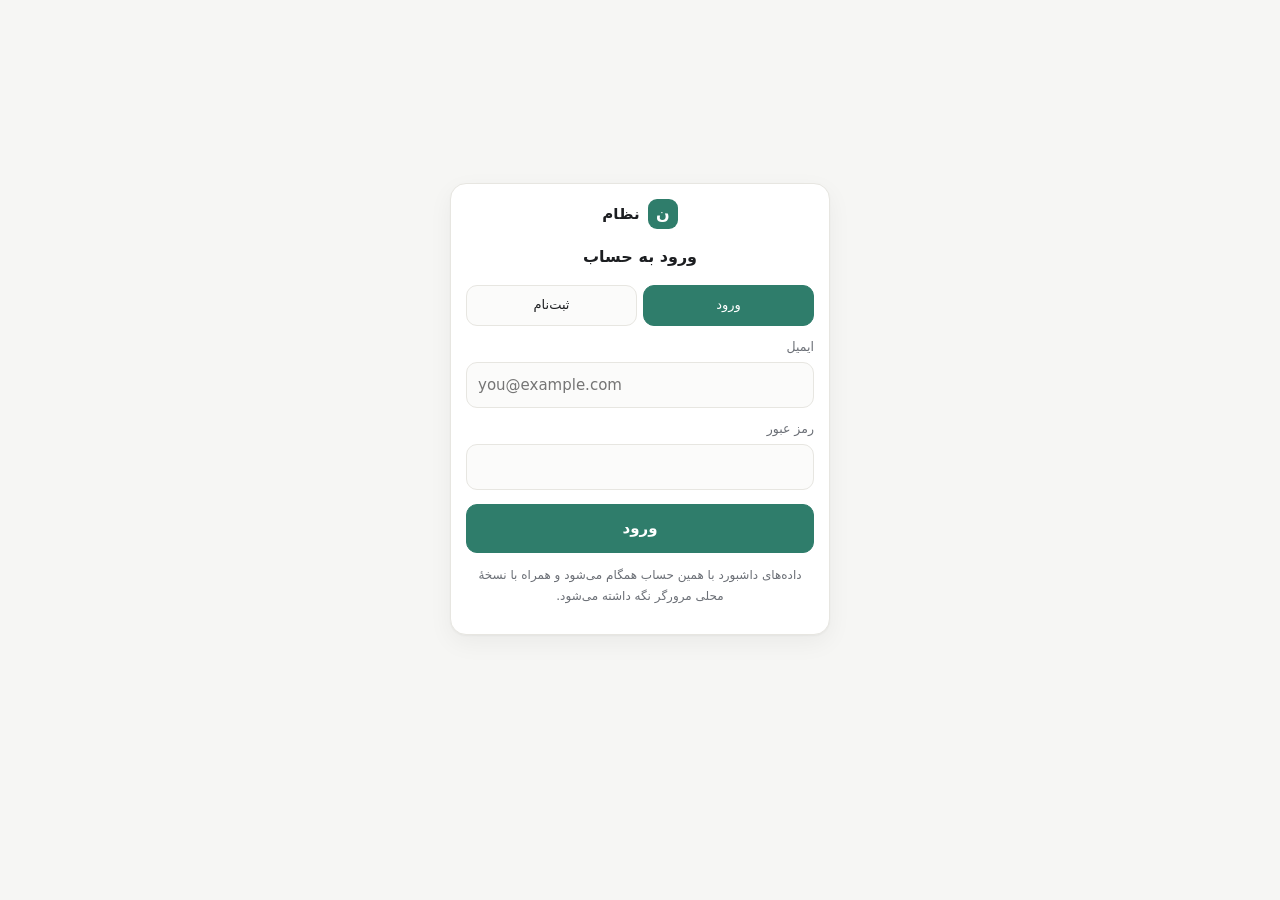
<file: index.html>
<!DOCTYPE html>
<html lang="fa" dir="rtl" data-theme="light">
<head>
  <meta charset="utf-8">
  <meta name="viewport" content="width=device-width, initial-scale=1, viewport-fit=cover">
  <title>نظام — داشبورد زندگی شخصی</title>
  <meta name="description" content="نظام: داشبورد شخصی برای روتین، عادت‌ها و برنامه یک‌ساله. کاملاً محلی و آفلاین.">
  <meta name="theme-color" content="#f7f7f5" media="(prefers-color-scheme: light)">
  <meta name="theme-color" content="#15171a" media="(prefers-color-scheme: dark)">
  <meta name="color-scheme" content="light dark">
  <meta name="mobile-web-app-capable" content="yes">
  <meta name="apple-mobile-web-app-capable" content="yes">
  <meta name="apple-mobile-web-app-status-bar-style" content="default">
  <meta name="apple-mobile-web-app-title" content="نظام">
  <link rel="manifest" href="manifest.webmanifest">
  <link rel="icon" href="icons/favicon.svg" type="image/svg+xml">
  <link rel="apple-touch-icon" href="icons/icon-192.png">
  <link rel="stylesheet" href="css/styles.css">
</head>
<body>
  <header class="topbar">
    <div class="brand">
      <span class="brand-mark" aria-hidden="true">ن</span>
      <span class="brand-name">نظام</span>
    </div>
    <div class="topbar-right">
      <span id="net" class="net" role="status" aria-live="polite"></span>
      <span id="clock" class="clock" aria-hidden="true"></span>
    </div>
  </header>

  <main id="view" class="view" tabindex="-1"></main>

  <nav class="tabbar" id="tabbar" aria-label="ناوبری اصلی">
    <a href="#/today" data-tab="today">
      <svg class="ic" viewBox="0 0 24 24" fill="none" stroke="currentColor" stroke-width="1.8" stroke-linecap="round" stroke-linejoin="round" aria-hidden="true"><circle cx="12" cy="12" r="4"/><path d="M12 2.5v2M12 19.5v2M2.5 12h2M19.5 12h2M5.2 5.2l1.4 1.4M17.4 17.4l1.4 1.4M18.8 5.2l-1.4 1.4M6.6 17.4l-1.4 1.4"/></svg>
      <span>امروز</span>
    </a>
    <a href="#/week" data-tab="week">
      <svg class="ic" viewBox="0 0 24 24" fill="none" stroke="currentColor" stroke-width="1.8" stroke-linecap="round" stroke-linejoin="round" aria-hidden="true"><path d="M4 20V11M9.3 20V5M14.7 20v-7M20 20V8"/></svg>
      <span>هفته</span>
    </a>
    <a href="#/roadmap" data-tab="roadmap">
      <svg class="ic" viewBox="0 0 24 24" fill="none" stroke="currentColor" stroke-width="1.8" stroke-linecap="round" stroke-linejoin="round" aria-hidden="true"><path d="M6 21V3"/><path d="M6 4h10l-2 3.5L16 11H6"/></svg>
      <span>نقشه راه</span>
    </a>
    <a href="#/learn" data-tab="learn">
      <svg class="ic" viewBox="0 0 24 24" fill="none" stroke="currentColor" stroke-width="1.8" stroke-linecap="round" stroke-linejoin="round" aria-hidden="true"><path d="M12 6.5C10 4.8 7 4.4 4 4.6v12.8c3-.2 6 .2 8 1.9 2-1.7 5-2.1 8-1.9V4.6c-3-.2-6 .2-8 1.9z"/><path d="M12 6.5V19.3"/></svg>
      <span>یادگیری</span>
    </a>
    <a href="#/settings" data-tab="settings">
      <svg class="ic" viewBox="0 0 24 24" fill="none" stroke="currentColor" stroke-width="1.8" stroke-linecap="round" stroke-linejoin="round" aria-hidden="true"><circle cx="12" cy="12" r="3"/><path d="M12 2.5v3M12 18.5v3M2.5 12h3M18.5 12h3M5.2 5.2l2.1 2.1M16.7 16.7l2.1 2.1M18.8 5.2l-2.1 2.1M7.3 16.7l-2.1 2.1"/></svg>
      <span>تنظیمات</span>
    </a>
  </nav>

  <div id="toast" class="toast" role="status" aria-live="polite"></div>
  <div id="modal" class="modal" hidden></div>

  <script src="js/jalali.js"></script>
  <script src="js/defaults.js"></script>
  <script src="js/logic.js"></script>
  <script src="js/store.js"></script>
  <script type="module" src="js/supabase.js"></script>
  <script src="js/app.js"></script>
</body>
</html>
</file>
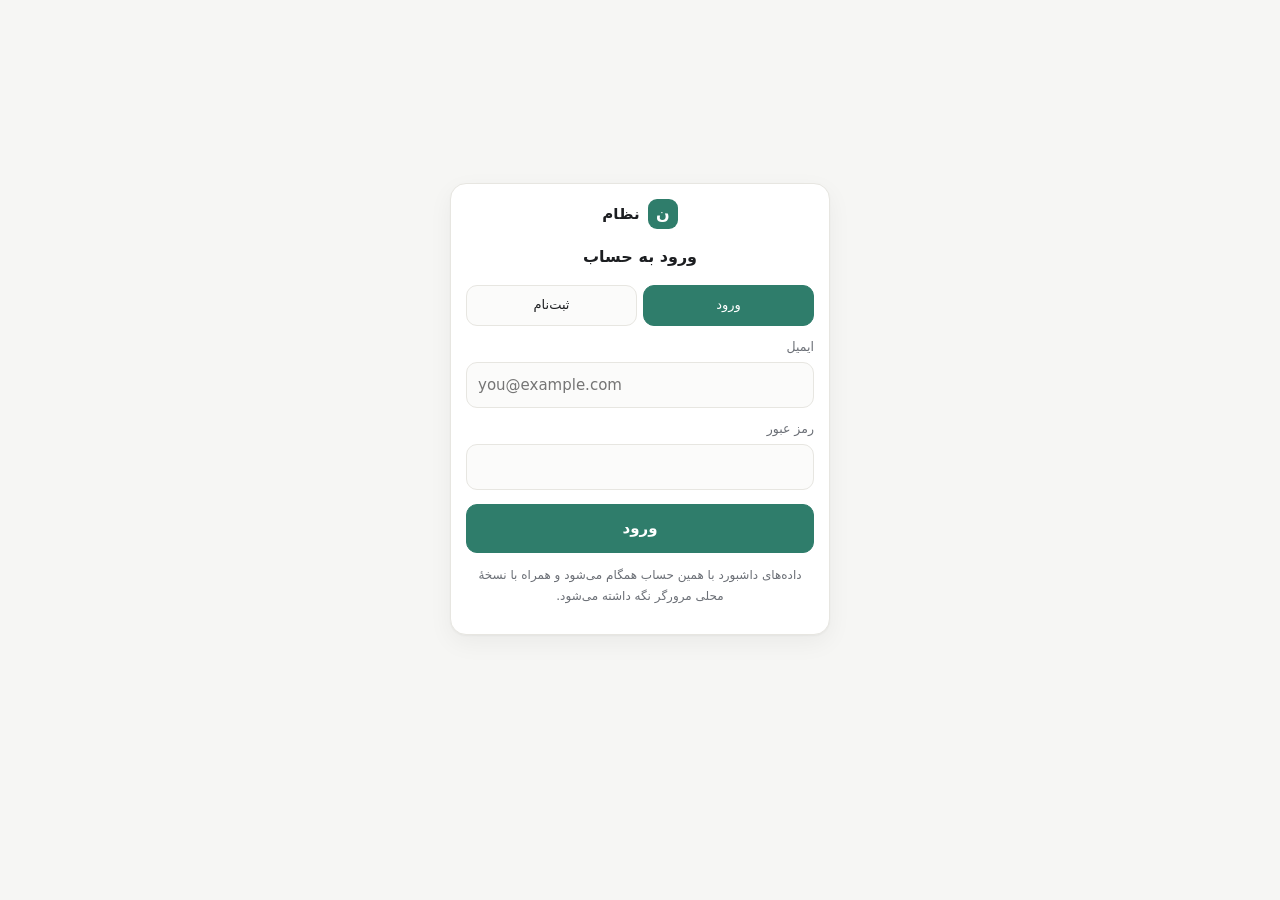
<file: login.html>
<!DOCTYPE html>
<html lang="fa" dir="rtl" data-theme="light">
<head>
  <meta charset="utf-8">
  <meta name="viewport" content="width=device-width, initial-scale=1, viewport-fit=cover">
  <title>ورود — نظام</title>
  <meta name="description" content="ورود به نظام — داشبورد زندگی شخصی">
  <meta name="theme-color" content="#f7f7f5" media="(prefers-color-scheme: light)">
  <meta name="theme-color" content="#15171a" media="(prefers-color-scheme: dark)">
  <meta name="color-scheme" content="light dark">
  <link rel="manifest" href="manifest.webmanifest">
  <link rel="icon" href="icons/favicon.svg" type="image/svg+xml">
  <link rel="stylesheet" href="css/styles.css">
  <style>
    .auth-wrap { min-height: 100vh; display: flex; flex-direction: column; justify-content: center; }
    .auth-card { max-width: 380px; margin: 0 auto; width: 100%; }
    .auth-brand { display: flex; align-items: center; gap: 8px; justify-content: center; margin-bottom: 14px; }
    .auth-title { text-align: center; font-size: 16px; font-weight: 700; margin: 0 0 14px; }
    .auth-error { color: var(--danger); background: var(--warn-soft); border-radius: var(--radius-sm); padding: 8px 10px; font-size: 13px; margin: 0 0 10px; }
    .auth-note { text-align: center; font-size: 12px; margin-top: 12px; }
    .auth-submit { width: 100%; margin-top: 4px; }
  </style>
</head>
<body>
  <main class="view auth-wrap">
    <section class="card auth-card">
      <div class="auth-brand">
        <span class="brand-mark" aria-hidden="true">ن</span>
        <span class="brand-name">نظام</span>
      </div>
      <h1 class="auth-title" id="title">ورود به حساب</h1>

      <div class="segmented" id="tabs" role="tablist" aria-label="ورود یا ثبت‌نام">
        <button class="seg active" type="button" data-mode="signin" aria-selected="true">ورود</button>
        <button class="seg" type="button" data-mode="signup" aria-selected="false">ثبت‌نام</button>
      </div>

      <form id="auth-form" novalidate>
        <p class="auth-error" id="error" hidden></p>
        <label class="field"><span>ایمیل</span>
          <input class="input" type="email" id="email" autocomplete="email" dir="ltr" placeholder="you@example.com">
        </label>
        <label class="field"><span>رمز عبور</span>
          <input class="input" type="password" id="password" autocomplete="current-password" dir="ltr">
        </label>
        <button class="btn auth-submit" type="submit" id="submit-btn">ورود</button>
      </form>

      <p class="muted small auth-note">داده‌های داشبورد با همین حساب همگام می‌شود و همراه با نسخهٔ محلی مرورگر نگه داشته می‌شود.</p>
    </section>
  </main>

  <script type="module">
    import { supabaseClient } from './js/supabase.js';

    var tabs = document.getElementById('tabs');
    var form = document.getElementById('auth-form');
    var emailInput = document.getElementById('email');
    var passwordInput = document.getElementById('password');
    var errorEl = document.getElementById('error');
    var titleEl = document.getElementById('title');
    var submitBtn = document.getElementById('submit-btn');
    var mode = 'signin';

    /* اگر از قبل وارد شده، مستقیم به داشبورد می‌رویم */
    if (window.supabaseSession && window.supabaseSession.user) {
      location.replace('index.html');
    }

    function setError(msg) { errorEl.textContent = msg; errorEl.hidden = false; }
    function clearError() { errorEl.hidden = true; }

    function setMode(m) {
      mode = m;
      clearError();
      Array.prototype.forEach.call(tabs.querySelectorAll('.seg'), function (b) {
        var on = b.dataset.mode === m;
        b.classList.toggle('active', on);
        b.setAttribute('aria-selected', on ? 'true' : 'false');
      });
      titleEl.textContent = m === 'signin' ? 'ورود به حساب' : 'ثبت‌نام';
      submitBtn.textContent = m === 'signin' ? 'ورود' : 'ثبت‌نام';
      passwordInput.autocomplete = m === 'signin' ? 'current-password' : 'new-password';
    }

    tabs.addEventListener('click', function (e) {
      var b = e.target.closest('.seg');
      if (b) setMode(b.dataset.mode);
    });

    /* ترجمهٔ پیام‌های رایج Supabase به فارسی */
    function faError(raw) {
      var m = String(raw || '').toLowerCase();
      if (m.indexOf('invalid login credentials') >= 0) return 'ایمیل یا رمز عبور اشتباه است.';
      if (m.indexOf('already registered') >= 0) return 'این ایمیل قبلاً ثبت شده است؛ با «ورود» ادامه بده.';
      if (m.indexOf('email not confirmed') >= 0) return 'ایمیل هنوز تأیید نشده؛ صندوق ورودی ایمیل را بررسی کن.';
      if (m.indexOf('at least 6 characters') >= 0) return 'رمز عبور باید دست‌کم ۶ حرف باشد.';
      if (m.indexOf('rate limit') >= 0 || m.indexOf('too many requests') >= 0) return 'کمی صبر کن و دوباره تلاش کن.';
      return 'خطایی رخ داد؛ دوباره تلاش کن.';
    }

    form.addEventListener('submit', async function (e) {
      e.preventDefault();
      clearError();
      var email = emailInput.value.trim();
      var password = passwordInput.value;
      if (!email || !password) { setError('ایمیل و رمز عبور را وارد کن.'); return; }
      if (!/^\S+@\S+\.\S+$/.test(email)) { setError('ایمیل معتبر نیست.'); return; }
      submitBtn.disabled = true;
      submitBtn.textContent = mode === 'signin' ? 'در حال ورود…' : 'در حال ثبت‌نام…';
      var res = mode === 'signin'
        ? await supabaseClient.auth.signInWithPassword({ email: email, password: password })
        : await supabaseClient.auth.signUp({ email: email, password: password });
      submitBtn.disabled = false;
      submitBtn.textContent = mode === 'signin' ? 'ورود' : 'ثبت‌نام';
      if (res.error) { setError(faError(res.error.message)); return; }
      if (res.data.session) { location.replace('index.html'); return; }
      if (res.data.user) {
        setError('ایمیل تأیید فرستاده شد؛ صندوق ورودی‌ات را بررسی کن و سپس وارد شو.');
        setMode('signin');
        return;
      }
    });
  </script>
</body>
</html>
</file>
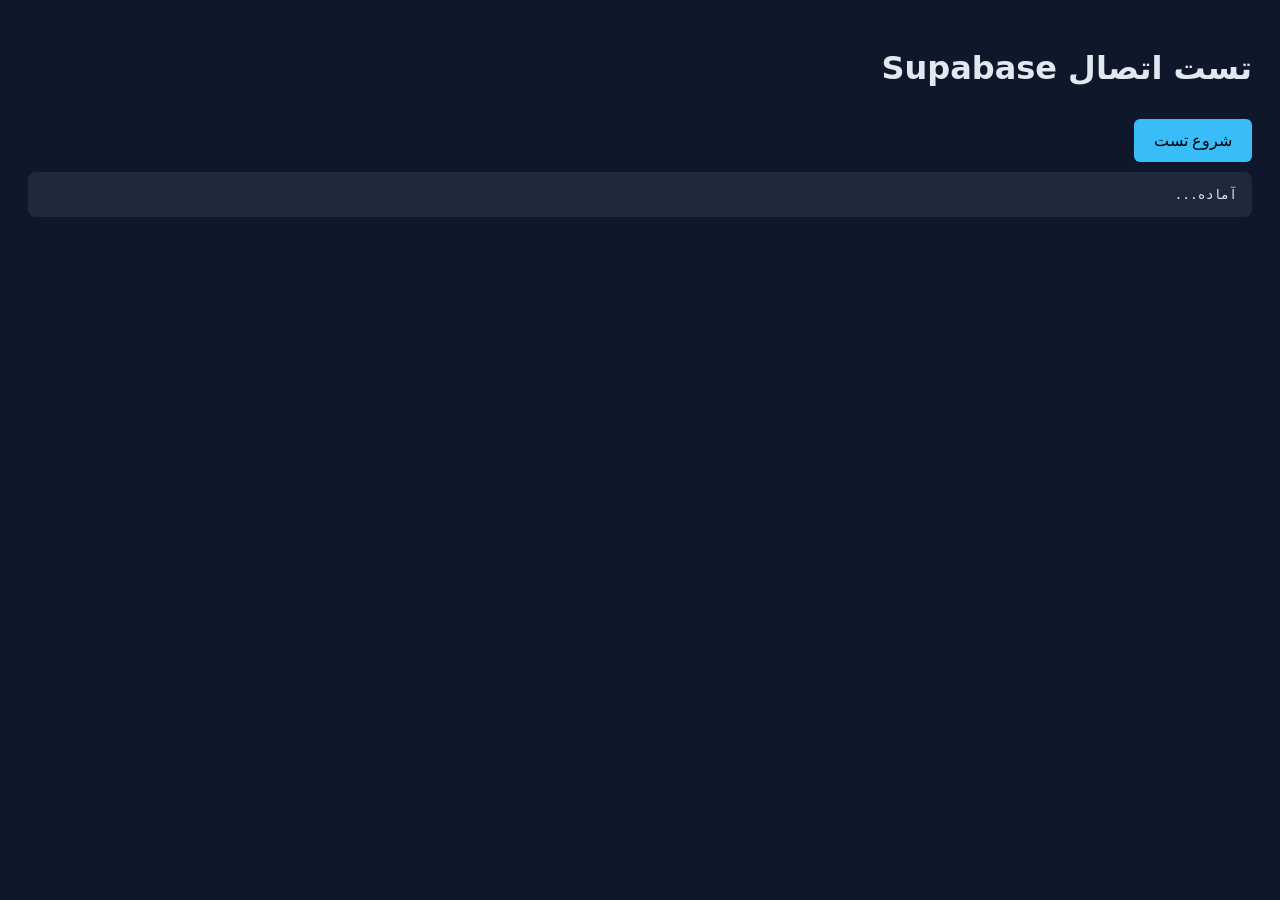
<file: test-auth.html>
<!DOCTYPE html>
<html lang="fa" dir="rtl">
<head>
  <meta charset="UTF-8">
  <meta name="viewport" content="width=device-width, initial-scale=1.0">
  <title>تست اتصال Supabase</title>
  <style>
    body { font-family: system-ui; padding: 20px; background: #0f172a; color: #e2e8f0; }
    #output { background: #1e293b; padding: 15px; border-radius: 8px; white-space: pre-wrap; font-family: monospace; font-size: 13px; }
    button { padding: 12px 20px; font-size: 16px; margin: 10px 0; background: #38bdf8; border: none; border-radius: 6px; cursor: pointer; }
    .ok { color: #4ade80; }
    .err { color: #f87171; }
  </style>
</head>
<body>
  <h1>تست اتصال Supabase</h1>
  <button onclick="runTest()">شروع تست</button>
  <div id="output">آماده...</div>

  <script type="module">
    import { createClient } from 'https://esm.sh/@supabase/supabase-js@2';

    const URL = 'https://yyipxduhaxlksjwpeyxg.supabase.co';
    const KEY = 'sb_publishable_NczbYABt_TL8TpZJoDlV6g_0I83Hm3F';

    window.runTest = async function() {
      const out = document.getElementById('output');
      out.textContent = 'در حال تست...\n';

      // تست ۱: ساخت کلاینت
      try {
        const client = createClient(URL, KEY);
        out.textContent += '✅ کلاینت ساخته شد\n';
      } catch (e) {
        out.innerHTML += '<span class="err">❌ خطا در ساخت کلاینت: ' + e.message + '</span>\n';
        return;
      }

      const client = createClient(URL, KEY);

      // تست ۲: اتصال به دیتابیس (خواندن جدول)
      try {
        const { data, error } = await client.from('user_state').select('*').limit(1);
        if (error) {
          out.innerHTML += '<span class="err">❌ خطا در اتصال به جدول: ' + JSON.stringify(error) + '</span>\n';
        } else {
          out.innerHTML += '<span class="ok">✅ اتصال به جدول OK (تعداد ردیف: ' + (data ? data.length : 0) + ')</span>\n';
        }
      } catch (e) {
        out.innerHTML += '<span class="err">❌ خطای شبکه در اتصال: ' + e.message + '</span>\n';
      }

      // تست ۳: تست ثبت‌نام
      const testEmail = 'test' + Date.now() + '@example.com';
      try {
        const { data, error } = await client.auth.signUp({
          email: testEmail,
          password: 'TestPassword123!'
        });
        if (error) {
          out.innerHTML += '<span class="err">❌ خطای ثبت‌نام: ' + JSON.stringify(error) + '</span>\n';
        } else {
          out.innerHTML += '<span class="ok">✅ ثبت‌نام OK!</span>\n';
          out.innerHTML += 'User ID: ' + (data.user ? data.user.id : 'null') + '\n';
          out.innerHTML += 'Session: ' + (data.session ? 'وجود دارد' : 'null') + '\n';
        }
      } catch (e) {
        out.innerHTML += '<span class="err">❌ خطای غیرمنتظره در ثبت‌نام: ' + e.message + '</span>\n';
      }
    };
  </script>
</body>
</html>
</file>
<file: css/styles.css>
/* Nizam — استایل واکنش‌گرا، راست‌به‌چپ، با پوسته روشن و تیره */

:root {
  --bg: #f6f6f4;
  --card: #ffffff;
  --card-2: #fbfbfa;
  --text: #1c1e21;
  --muted: #6b6f76;
  --border: #e7e6e1;
  --accent: #2f7d6b;
  --accent-soft: #e6f1ee;
  --danger: #b4443c;
  --warn: #b07a2a;
  --warn-soft: #faf1e0;
  --ok: #2f7d6b;
  --shadow: 0 1px 2px rgba(20, 24, 28, .04), 0 8px 24px rgba(20, 24, 28, .05);
  --radius: 16px;
  --radius-sm: 11px;
  --gap: 12px;
}

html[data-theme="dark"] {
  --bg: #14161a;
  --card: #1c1f24;
  --card-2: #202429;
  --text: #e9ebee;
  --muted: #9aa0a8;
  --border: #2b2f36;
  --accent: #5fbfa6;
  --accent-soft: #1f3b35;
  --danger: #e0776e;
  --warn: #d8b06a;
  --warn-soft: #33291a;
  --ok: #5fbfa6;
  --shadow: none;
}

* { box-sizing: border-box; }

html, body { margin: 0; padding: 0; }

body {
  background: var(--bg);
  color: var(--text);
  font-family: "Vazirmatn", "IRANSans", "Segoe UI", Tahoma, system-ui, -apple-system, sans-serif;
  font-size: 15px;
  line-height: 1.75;
  -webkit-text-size-adjust: 100%;
  overscroll-behavior-y: contain;
}

body.overlay-open { overflow: hidden; }

a { color: var(--accent); text-decoration: none; }

.ic { width: 20px; height: 20px; flex: 0 0 auto; }

/* ---------- نوار بالا ---------- */
.topbar {
  position: sticky;
  top: 0;
  z-index: 20;
  display: flex;
  align-items: center;
  justify-content: space-between;
  gap: 8px;
  padding: 10px 14px;
  padding-top: calc(10px + env(safe-area-inset-top));
  background: color-mix(in srgb, var(--bg) 88%, transparent);
  backdrop-filter: blur(10px);
  border-bottom: 1px solid var(--border);
}
.brand { display: flex; align-items: center; gap: 8px; }
.brand-mark {
  display: grid;
  place-items: center;
  width: 30px; height: 30px;
  border-radius: 9px;
  background: var(--accent);
  color: #fff;
  font-weight: 700;
  font-size: 16px;
}
.brand-name { font-weight: 700; letter-spacing: .2px; }
.topbar-right { display: flex; align-items: center; gap: 8px; color: var(--muted); font-size: 13px; }
.net { color: var(--warn); font-size: 12px; }
.net.offline { padding: 1px 8px; border-radius: 20px; background: var(--warn-soft); }

/* ---------- بدنه ---------- */
.view {
  max-width: 620px;
  margin: 0 auto;
  padding: 14px 14px calc(96px + env(safe-area-inset-bottom));
  outline: none;
}

/* ---------- کارت ---------- */
.card {
  background: var(--card);
  border: 1px solid var(--border);
  border-radius: var(--radius);
  padding: 15px;
  margin-bottom: var(--gap);
  box-shadow: var(--shadow);
}
.card-title {
  display: flex;
  align-items: center;
  gap: 8px;
  margin: 0 0 10px;
  font-size: 15px;
  font-weight: 700;
}
.card-title .ic { color: var(--accent); width: 19px; height: 19px; }
.card-head { display: flex; align-items: center; justify-content: space-between; gap: 8px; }
.card-head .card-title { margin-bottom: 10px; }

.muted { color: var(--muted); }
.small { font-size: 12.5px; }
.center { text-align: center; }
.link {
  background: none; border: none; padding: 0;
  color: var(--accent); font: inherit; font-size: 13px; cursor: pointer;
}
.badge {
  display: inline-block;
  font-size: 11px;
  padding: 1px 8px;
  border-radius: 20px;
  background: var(--accent-soft);
  color: var(--accent);
  vertical-align: middle;
}
.badge.ok { background: var(--accent-soft); color: var(--accent); }
.badge.warn { background: var(--warn-soft); color: var(--warn); }

/* ---------- نمای امروز ---------- */
.hero { background: linear-gradient(180deg, var(--card), var(--card-2)); }
.hero-top { display: flex; align-items: center; justify-content: space-between; gap: 12px; }
.hero-date { font-size: 19px; font-weight: 700; }
.hero-greet { color: var(--muted); font-size: 13px; margin-top: 2px; }
.hero-sub { margin-top: 10px; color: var(--muted); font-size: 13px; }

.ring {
  --p: 0;
  position: relative;
  display: grid;
  place-items: center;
  width: 62px; height: 62px;
  border-radius: 50%;
  flex: 0 0 auto;
  background: conic-gradient(var(--accent) calc(var(--p) * 1%), var(--border) 0);
}
.ring::before {
  content: "";
  position: absolute;
  inset: 6px;
  border-radius: 50%;
  background: var(--card);
}
.ring span { position: relative; font-size: 13px; font-weight: 700; }

.progress { height: 8px; border-radius: 20px; background: var(--border); overflow: hidden; }
.progress-bar { height: 100%; background: var(--accent); border-radius: 20px; transition: width .3s ease; }

.next-activity { padding: 4px 0; }
.next-time { font-size: 13px; color: var(--accent); font-weight: 700; }
.next-title { font-size: 16px; font-weight: 600; }

/* چک‌باکس و کارها */
.tasks, .priorities { list-style: none; margin: 0; padding: 0; }
.task, .priority {
  display: flex;
  align-items: center;
  gap: 10px;
  padding: 9px 0;
  border-bottom: 1px solid var(--border);
}
.task:last-child, .priority:last-child { border-bottom: none; }

.check {
  flex: 0 0 auto;
  width: 28px; height: 28px;
  border-radius: 9px;
  border: 1.8px solid var(--border);
  background: var(--card);
  color: #fff;
  display: grid; place-items: center;
  cursor: pointer;
  padding: 0;
}
.check .ic { width: 17px; height: 17px; }
.task.done .check, .priority.done .check, .goal.done .check, .step.done .check,
.session.done .check, .stage.done .check {
  background: var(--accent); border-color: var(--accent);
}
.task-title, .priority-title { flex: 1; min-width: 0; overflow-wrap: anywhere; }
.priority-title { cursor: pointer; font-weight: 600; }
.task.done .task-title, .priority.done .priority-title,
.goal.done span, .step.done span { color: var(--muted); text-decoration: line-through; }
.task.skipped .task-title { color: var(--muted); font-style: italic; }

.icon-btn {
  flex: 0 0 auto;
  width: 34px; height: 34px;
  border: none;
  background: transparent;
  color: var(--muted);
  border-radius: 10px;
  font-size: 18px;
  line-height: 1;
  cursor: pointer;
}
.icon-btn:active { background: var(--border); }
.icon-btn .ic { width: 18px; height: 18px; }

.cat-block { margin-bottom: 10px; }
.cat-head { display: flex; align-items: center; justify-content: space-between; gap: 6px; }
.cat-name { font-size: 13px; font-weight: 700; color: var(--muted); }

/* تایم‌لاین */
.timeline { list-style: none; margin: 0; padding: 0; }
.slot {
  display: flex;
  gap: 12px;
  padding: 8px 10px;
  border-radius: var(--radius-sm);
  border-inline-start: 3px solid var(--border);
  margin-bottom: 4px;
}
.slot.now { background: var(--accent-soft); border-inline-start-color: var(--accent); }
.slot-time { flex: 0 0 84px; font-size: 13px; font-weight: 700; color: var(--text); }
.slot-time i { display: block; font-style: normal; font-weight: 400; font-size: 11px; color: var(--muted); }
.slot-title { flex: 1; font-size: 14px; }

.winddown { background: var(--card-2); }

/* خلاصه هفته */
.mini-stats { list-style: none; margin: 0 0 8px; padding: 0; }
.mini-stats li { display: flex; align-items: center; gap: 8px; padding: 4px 0; font-size: 13px; }
.mini-label { flex: 0 0 120px; color: var(--muted); }
.mini-bar { flex: 1; height: 6px; border-radius: 20px; background: var(--border); overflow: hidden; }
.mini-bar i { display: block; height: 100%; background: var(--accent); }
.mini-val { flex: 0 0 44px; text-align: left; font-size: 12px; color: var(--muted); }

/* ---------- هفته ---------- */
.week-nav { display: flex; align-items: center; justify-content: space-between; gap: 8px; }
.week-label { font-weight: 700; font-size: 14px; text-align: center; }
.week-label .badge { margin-inline-start: 6px; }
.target-row { margin-bottom: 12px; }
.target-head { display: flex; justify-content: space-between; font-size: 13px; margin-bottom: 5px; }
.day-bars { list-style: none; margin: 0; padding: 0; }
.day-bars li { display: flex; align-items: center; gap: 8px; padding: 5px 0; }
.day-bars li.today { font-weight: 700; }
.day-bars-name { flex: 0 0 70px; font-size: 13px; }
.day-bars-name i { font-style: normal; color: var(--muted); font-size: 11px; margin-inline-start: 4px; }
.day-bars-bar { flex: 1; height: 7px; border-radius: 20px; background: var(--border); overflow: hidden; }
.day-bars-bar i { display: block; height: 100%; background: var(--accent); }
.day-bars-val { flex: 0 0 40px; text-align: left; font-size: 12px; color: var(--muted); }
.chips-list { list-style: none; margin: 0; padding: 0; display: flex; flex-wrap: wrap; gap: 6px; }
.chips-list li { background: var(--card-2); border: 1px solid var(--border); border-radius: 20px; padding: 3px 10px; font-size: 12.5px; }
.plain-list { margin: 0; padding-inline-start: 18px; }
.plain-list li { margin-bottom: 4px; font-size: 14px; }

/* ---------- فرم ---------- */
.field { display: block; margin-bottom: 10px; }
.field > span { display: block; font-size: 12.5px; color: var(--muted); margin-bottom: 4px; }
.field.small { margin-bottom: 8px; }
.input {
  width: 100%;
  font: inherit;
  color: var(--text);
  background: var(--card-2);
  border: 1px solid var(--border);
  border-radius: var(--radius-sm);
  padding: 9px 11px;
  min-height: 42px;
}
.input:focus { outline: 2px solid var(--accent); outline-offset: -1px; }
textarea.input { resize: vertical; }
.title-input { font-weight: 700; border-color: transparent; background: transparent; padding-inline: 0; }
select.input { appearance: none; }
.grid-2 { display: grid; grid-template-columns: 1fr 1fr; gap: 10px; }
.weekday-focus { display: grid; gap: 6px; }
.switch { display: flex; align-items: center; gap: 8px; padding: 8px 0; font-size: 14px; }
.switch input { width: 20px; height: 20px; accent-color: var(--accent); }

.btn {
  display: inline-flex;
  align-items: center;
  justify-content: center;
  gap: 6px;
  font: inherit;
  font-weight: 600;
  color: #fff;
  background: var(--accent);
  border: 1px solid var(--accent);
  border-radius: var(--radius-sm);
  padding: 10px 14px;
  min-height: 44px;
  cursor: pointer;
}
.btn.block { width: 100%; margin-top: 8px; }
.btn.ghost { background: transparent; color: var(--accent); border-color: var(--border); }
.btn.danger { background: var(--danger); border-color: var(--danger); color: #fff; }
.btn .ic { width: 18px; height: 18px; }

/* ---------- مسیر یادگیری ---------- */
.steps { list-style: none; margin: 0; padding: 0; counter-reset: step; }
.step { display: flex; align-items: center; gap: 10px; padding: 8px 0; border-bottom: 1px solid var(--border); }
.step:last-child { border-bottom: none; }

.session, .stage {
  border: 1px solid var(--border);
  border-radius: var(--radius-sm);
  padding: 10px;
  margin-bottom: 10px;
  background: var(--card-2);
}
.session.done, .stage.done { opacity: .85; }
.session-head, .stage-head { display: flex; align-items: center; gap: 8px; }
.session-grid, .stage-grid { display: grid; grid-template-columns: 1fr 1fr; gap: 8px; margin-top: 8px; }

/* ---------- نقشه راه ---------- */
.phase.current { border-color: var(--accent); }
.goals { list-style: none; margin: 8px 0 0; padding: 0; }
.goal { display: flex; align-items: center; gap: 9px; padding: 6px 0; }
.goal span { flex: 1; }
.goal.done span { text-decoration: line-through; }
.goal .icon-btn { font-size: 20px; }

/* ---------- تنظیمات ---------- */
.segmented { display: flex; gap: 6px; margin-bottom: 10px; }
.seg {
  flex: 1;
  font: inherit;
  font-size: 13px;
  padding: 8px 4px;
  border: 1px solid var(--border);
  border-radius: var(--radius-sm);
  background: var(--card-2);
  color: var(--text);
  cursor: pointer;
}
.seg.active { background: var(--accent); border-color: var(--accent); color: #fff; }
.sched-row { display: grid; grid-template-columns: 72px 72px 1fr 34px; gap: 6px; align-items: center; margin-bottom: 6px; }
.input.time { padding: 8px 6px; }
.chips { display: flex; flex-wrap: wrap; gap: 6px; margin-top: 8px; }
.chip {
  font: inherit;
  font-size: 13px;
  min-width: 36px;
  padding: 6px 9px;
  border: 1px solid var(--border);
  border-radius: 20px;
  background: var(--card-2);
  color: var(--muted);
  cursor: pointer;
}
.chip.on { background: var(--accent); border-color: var(--accent); color: #fff; }
.tpl { border: 1px solid var(--border); border-radius: var(--radius-sm); padding: 10px; margin-bottom: 10px; background: var(--card-2); }
.tpl.off { opacity: .6; }
.tpl-head { display: flex; align-items: center; gap: 6px; }
.tpl .input { margin-bottom: 6px; }

.install-steps { margin: 0; padding-inline-start: 18px; font-size: 14px; }
.install-steps li { margin-bottom: 4px; }

/* ---------- ناوبری پایین ---------- */
.tabbar {
  position: fixed;
  bottom: 0; left: 0; right: 0;
  z-index: 20;
  display: grid;
  grid-template-columns: repeat(5, 1fr);
  background: color-mix(in srgb, var(--card) 92%, transparent);
  backdrop-filter: blur(10px);
  border-top: 1px solid var(--border);
  padding-bottom: env(safe-area-inset-bottom);
}
.tabbar a {
  display: flex;
  flex-direction: column;
  align-items: center;
  gap: 3px;
  padding: 9px 2px;
  color: var(--muted);
  font-size: 11px;
}
.tabbar a.active { color: var(--accent); }
.tabbar a .ic { width: 22px; height: 22px; }

/* ---------- شیت، دیالوگ، توست ---------- */
.modal { position: fixed; inset: 0; z-index: 60; display: grid; place-items: end center; }
.modal[hidden] { display: none; }
.overlay { position: absolute; inset: 0; background: rgba(0, 0, 0, .45); display: grid; place-items: end center; }
.sheet, .dialog {
  width: 100%;
  max-width: 620px;
  background: var(--card);
  border-top-left-radius: 18px;
  border-top-right-radius: 18px;
  padding: 14px;
  padding-bottom: calc(14px + env(safe-area-inset-bottom));
  animation: rise .18s ease;
  max-height: 86vh;
  overflow-y: auto;
}
.dialog { margin-bottom: 0; }
@keyframes rise { from { transform: translateY(12px); opacity: .6; } to { transform: none; opacity: 1; } }
.sheet-title { font-weight: 700; margin-bottom: 10px; }
.sheet-item {
  display: block;
  width: 100%;
  text-align: start;
  font: inherit;
  color: var(--text);
  background: var(--card-2);
  border: 1px solid var(--border);
  border-radius: var(--radius-sm);
  padding: 12px;
  margin-bottom: 8px;
  cursor: pointer;
}
.sheet-item.danger { color: var(--danger); }
.sheet-item.cancel { text-align: center; color: var(--muted); }
.dialog-actions { display: flex; gap: 8px; margin-top: 10px; }
.dialog-actions .btn { flex: 1; }

.toast {
  position: fixed;
  bottom: calc(86px + env(safe-area-inset-bottom));
  left: 50%;
  transform: translateX(-50%) translateY(8px);
  z-index: 80;
  background: var(--text);
  color: var(--bg);
  padding: 9px 16px;
  border-radius: 20px;
  font-size: 13px;
  opacity: 0;
  pointer-events: none;
  transition: opacity .2s, transform .2s;
  max-width: 88vw;
  text-align: center;
}
.toast.show { opacity: 1; transform: translateX(-50%); }

@media (min-width: 520px) {
  .weekday-focus { grid-template-columns: 1fr 1fr; }
}
</file>
